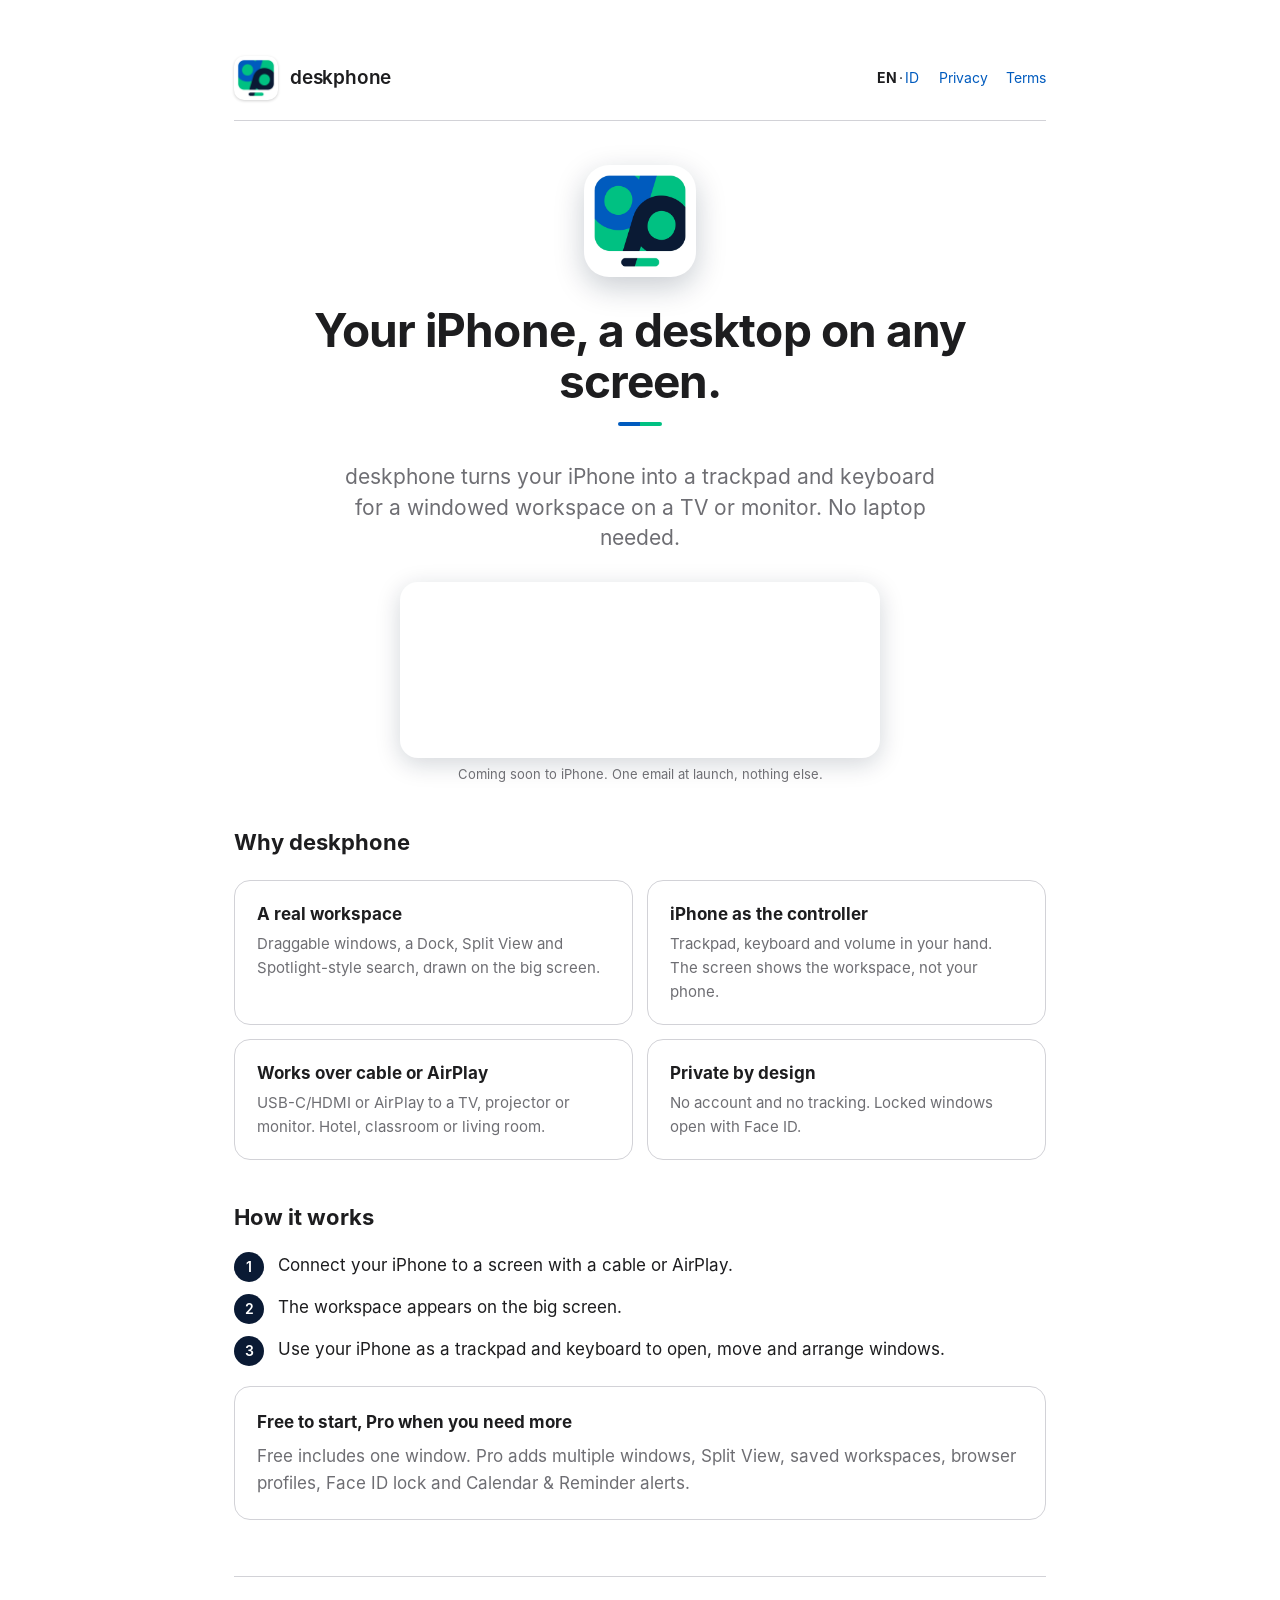
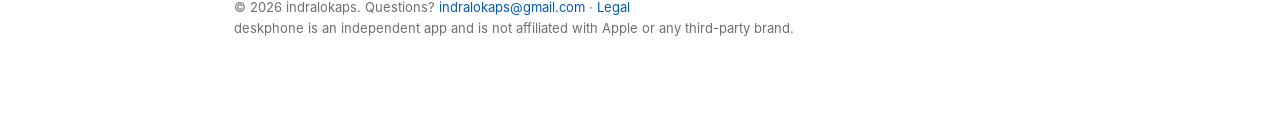
<file: index.html>
<!DOCTYPE html>
<html lang="en">
<head>
<meta charset="utf-8">
<meta name="viewport" content="width=device-width, initial-scale=1">
<title>deskphone — Your iPhone, a desktop on any screen</title>
<meta name="description" content="deskphone turns your iPhone into a trackpad and keyboard for a windowed desktop workspace on any TV or monitor. Join the waiting list.">
<link rel="icon" type="image/png" href="favicon.png">
<link rel="apple-touch-icon" href="apple-touch-icon.png">
<meta name="theme-color" content="#0a1a34">
<meta property="og:title" content="deskphone — Your iPhone, a desktop on any screen">
<meta property="og:description" content="A trackpad, a keyboard and a windowed workspace on any TV or monitor. Just your iPhone.">
<meta property="og:image" content="logo.png">
<link rel="stylesheet" href="style.css">
<style>
main{max-width:860px}
.lead{font-size:21px;line-height:1.45;color:var(--muted);max-width:620px;margin:0 auto 28px;text-align:center}
.hero h1{font-size:46px}
.tally{max-width:480px;margin:0 auto;text-align:center;background:#fff;border-radius:18px;padding:14px 10px;box-shadow:0 6px 24px rgba(10,26,52,.18)}
.btn{display:inline-block;padding:14px 22px;border-radius:14px;background:var(--brand);color:#04241a;font-weight:600}
.btn:hover{text-decoration:none;filter:brightness(1.06)}
.wl{display:flex;gap:10px;max-width:480px;margin:0 auto;flex-wrap:wrap}
.wl input[type=email]{flex:1 1 220px;min-width:0;padding:14px 16px;font:inherit;border:1px solid var(--line);border-radius:14px;background:transparent;color:var(--fg)}
.wl input[type=email]:focus{outline:2px solid var(--link);border-color:transparent}
.wl button{padding:14px 22px;font:inherit;font-weight:600;border:0;border-radius:14px;background:var(--brand);color:#04241a;cursor:pointer}
.wl button:hover{filter:brightness(1.06)}
.wl button:disabled{opacity:.6;cursor:default}
.hp{position:absolute;left:-9999px}
.msg{text-align:center;min-height:1.6em;margin-top:12px;font-size:15px;color:var(--muted)}
.note{text-align:center;color:var(--muted);font-size:13px;margin-top:6px}
.grid{display:grid;grid-template-columns:repeat(auto-fit,minmax(300px,1fr));gap:14px;margin-top:20px}
.grid .card{cursor:default}
.grid .card:hover{border-color:var(--line)}
.grid .card strong{display:block;margin-bottom:4px}
.steps{counter-reset:s;display:grid;gap:12px;padding:0;list-style:none}
.steps li{counter-increment:s;display:flex;gap:14px;align-items:flex-start;margin:0}
.steps li::before{content:counter(s);flex:none;width:30px;height:30px;border-radius:50%;background:var(--navy);color:#fff;font-weight:600;display:grid;place-items:center;font-size:14px}
.lang{font-size:14px}
.lang button{background:none;border:0;color:var(--link);font:inherit;cursor:pointer;padding:0 2px}
.lang button[aria-pressed=true]{font-weight:700;color:var(--fg)}
.pro{margin-top:20px;padding:22px;border:1px solid var(--line);border-radius:16px}
</style>
</head>
<body>
<main>
<header><a class="brand" href="./"><img src="logo.png" alt="deskphone logo" width="44" height="44">deskphone</a>
<nav><span class="lang"><button data-l="en" aria-pressed="true">EN</button>·<button data-l="id" aria-pressed="false">ID</button></span><a href="privacy.html">Privacy</a><a href="terms.html">Terms</a></nav></header>

<section class="hero">
<img src="logo.png" alt="deskphone logo" width="112" height="112">
<h1 data-t="h1">Your iPhone, a desktop on any screen.</h1>
</section>
<p class="lead" data-t="lead">deskphone turns your iPhone into a trackpad and keyboard for a windowed workspace on a TV or monitor. No laptop needed.</p>

<div id="tally" class="tally"></div>
<p class="note" data-t="note">Coming soon to iPhone. One email at launch, nothing else.</p>

<h2 data-t="whyh">Why deskphone</h2>
<div class="grid">
<div class="card"><strong data-t="a1">A real workspace</strong><span data-t="a1d">Draggable windows, a Dock, Split View and Spotlight-style search, drawn on the big screen.</span></div>
<div class="card"><strong data-t="a2">iPhone as the controller</strong><span data-t="a2d">Trackpad, keyboard and volume in your hand. The screen shows the workspace, not your phone.</span></div>
<div class="card"><strong data-t="a3">Works over cable or AirPlay</strong><span data-t="a3d">USB-C/HDMI or AirPlay to a TV, projector or monitor. Hotel, classroom or living room.</span></div>
<div class="card"><strong data-t="a4">Private by design</strong><span data-t="a4d">No account and no tracking. Locked windows open with Face ID.</span></div>
</div>

<h2 data-t="howh">How it works</h2>
<ol class="steps">
<li data-t="s1">Connect your iPhone to a screen with a cable or AirPlay.</li>
<li data-t="s2">The workspace appears on the big screen.</li>
<li data-t="s3">Use your iPhone as a trackpad and keyboard to open, move and arrange windows.</li>
</ol>

<div class="pro"><strong data-t="proh">Free to start, Pro when you need more</strong>
<p style="margin:6px 0 0;color:var(--muted)" data-t="prod">Free includes one window. Pro adds multiple windows, Split View, saved workspaces, browser profiles, Face ID lock and Calendar &amp; Reminder alerts.</p></div>

<footer><span data-t="foot">© 2026 indralokaps. Questions? </span><a href="mailto:indralokaps@gmail.com">indralokaps@gmail.com</a> · <a href="legal.html">Legal</a><br>
<span data-t="tm">deskphone is an independent app and is not affiliated with Apple or any third-party brand.</span></footer>
</main>
<script>
// Waiting-list endpoint (Formspree-style: accepts a POST with "email" and returns JSON).
// Leave empty to fall back to opening an email draft until an endpoint is set.
var WAITLIST_ENDPOINT = "https://formsubmit.co/ajax/indralokaps@gmail.com";
var T={en:{h1:"Your iPhone, a desktop on any screen.",lead:"deskphone turns your iPhone into a trackpad and keyboard for a windowed workspace on a TV or monitor. No laptop needed.",join:"Join the waiting list",ph:"you@example.com",note:"Coming soon to iPhone. One email at launch, nothing else.",whyh:"Why deskphone",a1:"A real workspace",a1d:"Draggable windows, a Dock, Split View and Spotlight-style search, drawn on the big screen.",a2:"iPhone as the controller",a2d:"Trackpad, keyboard and volume in your hand. The screen shows the workspace, not your phone.",a3:"Works over cable or AirPlay",a3d:"USB-C/HDMI or AirPlay to a TV, projector or monitor. Hotel, classroom or living room.",a4:"Private by design",a4d:"No account and no tracking. Locked windows open with Face ID.",howh:"How it works",s1:"Connect your iPhone to a screen with a cable or AirPlay.",s2:"The workspace appears on the big screen.",s3:"Use your iPhone as a trackpad and keyboard to open, move and arrange windows.",proh:"Free to start, Pro when you need more",prod:"Free includes one window. Pro adds multiple windows, Split View, saved workspaces, browser profiles, Face ID lock and Calendar & Reminder alerts.",foot:"© 2026 indralokaps. Questions? ",tm:"deskphone is an independent app and is not affiliated with Apple or any third-party brand.",ok:"You're on the list. Thank you!",bad:"Please enter a valid email.",err:"Something went wrong. Please try again."},
id:{h1:"iPhone-mu, jadi desktop di layar mana pun.",lead:"deskphone mengubah iPhone menjadi trackpad dan keyboard untuk ruang kerja multi-jendela di TV atau monitor. Tanpa laptop.",join:"Gabung daftar tunggu",ph:"kamu@contoh.com",note:"Segera hadir di iPhone. Satu email saat rilis, tidak lebih.",whyh:"Kenapa deskphone",a1:"Ruang kerja sungguhan",a1d:"Jendela yang bisa digeser, Dock, Split View, dan pencarian ala Spotlight, tampil di layar besar.",a2:"iPhone sebagai kontroler",a2d:"Trackpad, keyboard, dan volume di tanganmu. Layar menampilkan ruang kerja, bukan ponselmu.",a3:"Lewat kabel atau AirPlay",a3d:"USB-C/HDMI atau AirPlay ke TV, proyektor, atau monitor. Di hotel, kelas, atau ruang tamu.",a4:"Privat sejak awal",a4d:"Tanpa akun dan tanpa pelacakan. Jendela terkunci dibuka dengan Face ID.",howh:"Cara kerjanya",s1:"Hubungkan iPhone ke layar dengan kabel atau AirPlay.",s2:"Ruang kerja muncul di layar besar.",s3:"Pakai iPhone sebagai trackpad dan keyboard untuk membuka, memindah, dan menata jendela.",proh:"Gratis untuk mulai, Pro saat butuh lebih",prod:"Gratis mencakup satu jendela. Pro menambah multi-jendela, Split View, workspace tersimpan, profil browser, kunci Face ID, dan notifikasi Kalender & Pengingat.",foot:"© 2026 indralokaps. Pertanyaan? ",tm:"deskphone adalah aplikasi independen dan tidak berafiliasi dengan Apple atau merek pihak ketiga mana pun.",ok:"Kamu sudah masuk daftar. Terima kasih!",bad:"Masukkan email yang valid.",err:"Terjadi kesalahan. Coba lagi."}};
var lang=(navigator.language||"").slice(0,2)==="id"?"id":"en";
try{lang=localStorage.getItem("l")||lang}catch(e){}
function apply(l){lang=l;document.documentElement.lang=l;
 document.querySelectorAll("[data-t]").forEach(function(e){e.textContent=T[l][e.dataset.t]});
 document.querySelectorAll("[data-p]").forEach(function(e){e.placeholder=T[l][e.dataset.p]});
 document.querySelectorAll(".lang button").forEach(function(b){b.setAttribute("aria-pressed",b.dataset.l===l)});
 try{localStorage.setItem("l",l)}catch(e){}}
document.querySelectorAll(".lang button").forEach(function(b){b.onclick=function(){apply(b.dataset.l)}});
apply(lang);
// Tally form: paste the form ID (the part after tally.so/r/ or tally.so/embed/) here.
var TALLY_FORM_ID = "DqkYY5";
(function(){
 var box=document.getElementById("tally");
 if(!TALLY_FORM_ID){
  box.innerHTML='<a class="btn" href="mailto:indralokaps@gmail.com?subject=deskphone%20waiting%20list">Email us to join</a>';return}
 var i=document.createElement("iframe");
 i.src="https://tally.so/embed/"+TALLY_FORM_ID+"?hideTitle=1&dynamicHeight=1";
 i.title="deskphone waiting list";i.loading="lazy";i.setAttribute("width","100%");i.setAttribute("height","140");i.setAttribute("frameborder","0");
 i.style.border="0";box.appendChild(i);
 var sc=document.createElement("script");sc.src="https://tally.so/widgets/embed.js";
 sc.onload=function(){if(window.Tally)Tally.loadEmbeds()};document.body.appendChild(sc);
})();
</script>
</body>
</html>
</file>
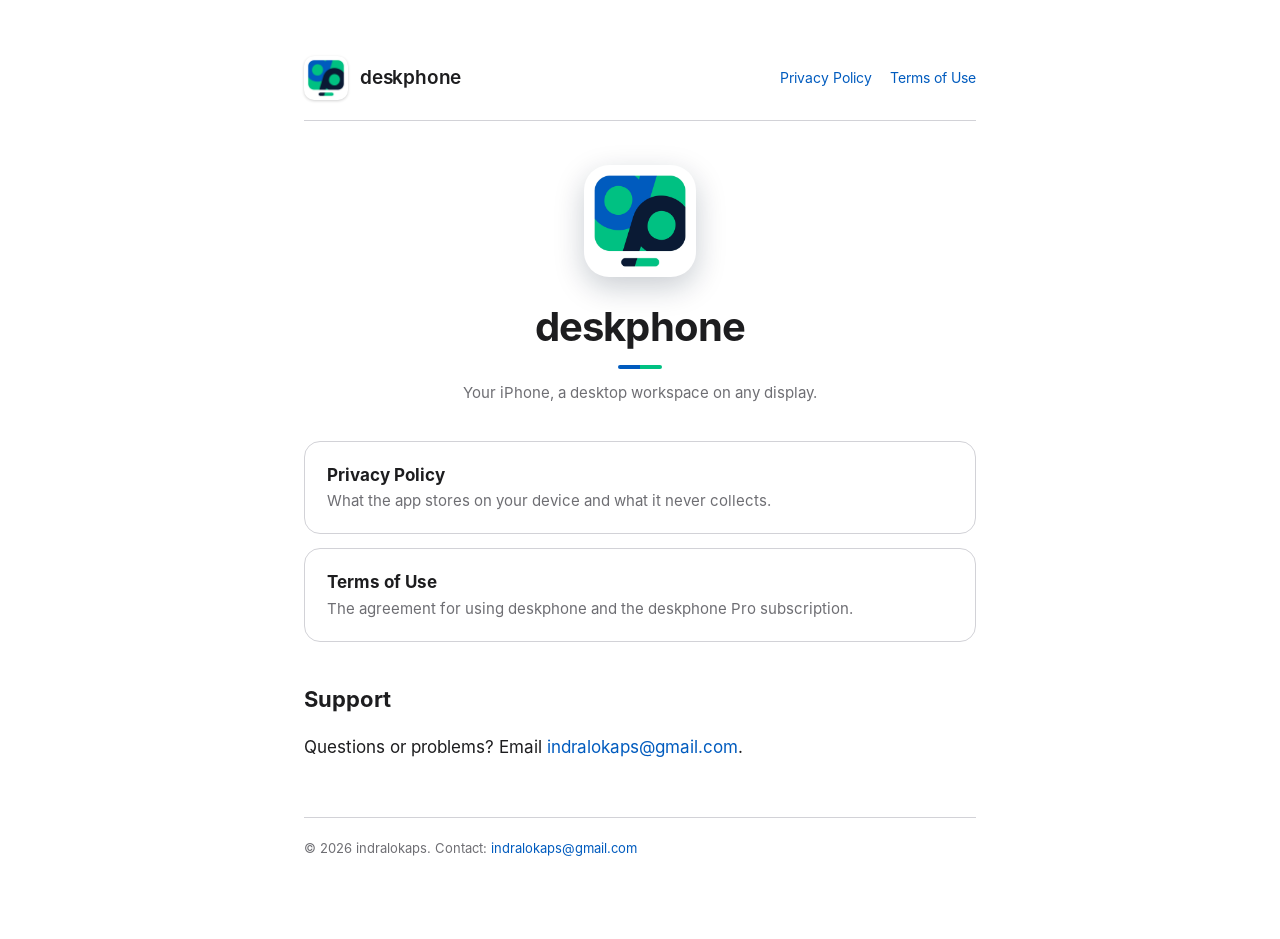
<file: legal.html>
<!DOCTYPE html>
<html lang="en">
<head>
<meta charset="utf-8">
<meta name="viewport" content="width=device-width, initial-scale=1">
<title>Legal — deskphone</title>
<link rel="icon" type="image/png" href="favicon.png">
<link rel="apple-touch-icon" href="apple-touch-icon.png">
<meta name="theme-color" content="#0a1a34">
<link rel="stylesheet" href="style.css">
</head>
<body>
<main>
<header><a class="brand" href="./"><img src="logo.png" alt="deskphone logo" width="44" height="44">deskphone</a><nav><a href="privacy.html">Privacy Policy</a><a href="terms.html">Terms of Use</a></nav></header>
<div class="hero"><img src="logo.png" alt="deskphone logo" width="112" height="112"><h1>deskphone</h1>
<p class="meta">Your iPhone, a desktop workspace on any display.</p></div>
<div class="cards">
<a class="card" href="privacy.html"><strong>Privacy Policy</strong><span>What the app stores on your device and what it never collects.</span></a>
<a class="card" href="terms.html"><strong>Terms of Use</strong><span>The agreement for using deskphone and the deskphone Pro subscription.</span></a>
</div>
<h2>Support</h2>
<p>Questions or problems? Email <a href="mailto:indralokaps@gmail.com">indralokaps@gmail.com</a>.</p>
<footer>© 2026 indralokaps. Contact: <a href="mailto:indralokaps@gmail.com">indralokaps@gmail.com</a></footer>
</main>
</body>
</html>
</file>
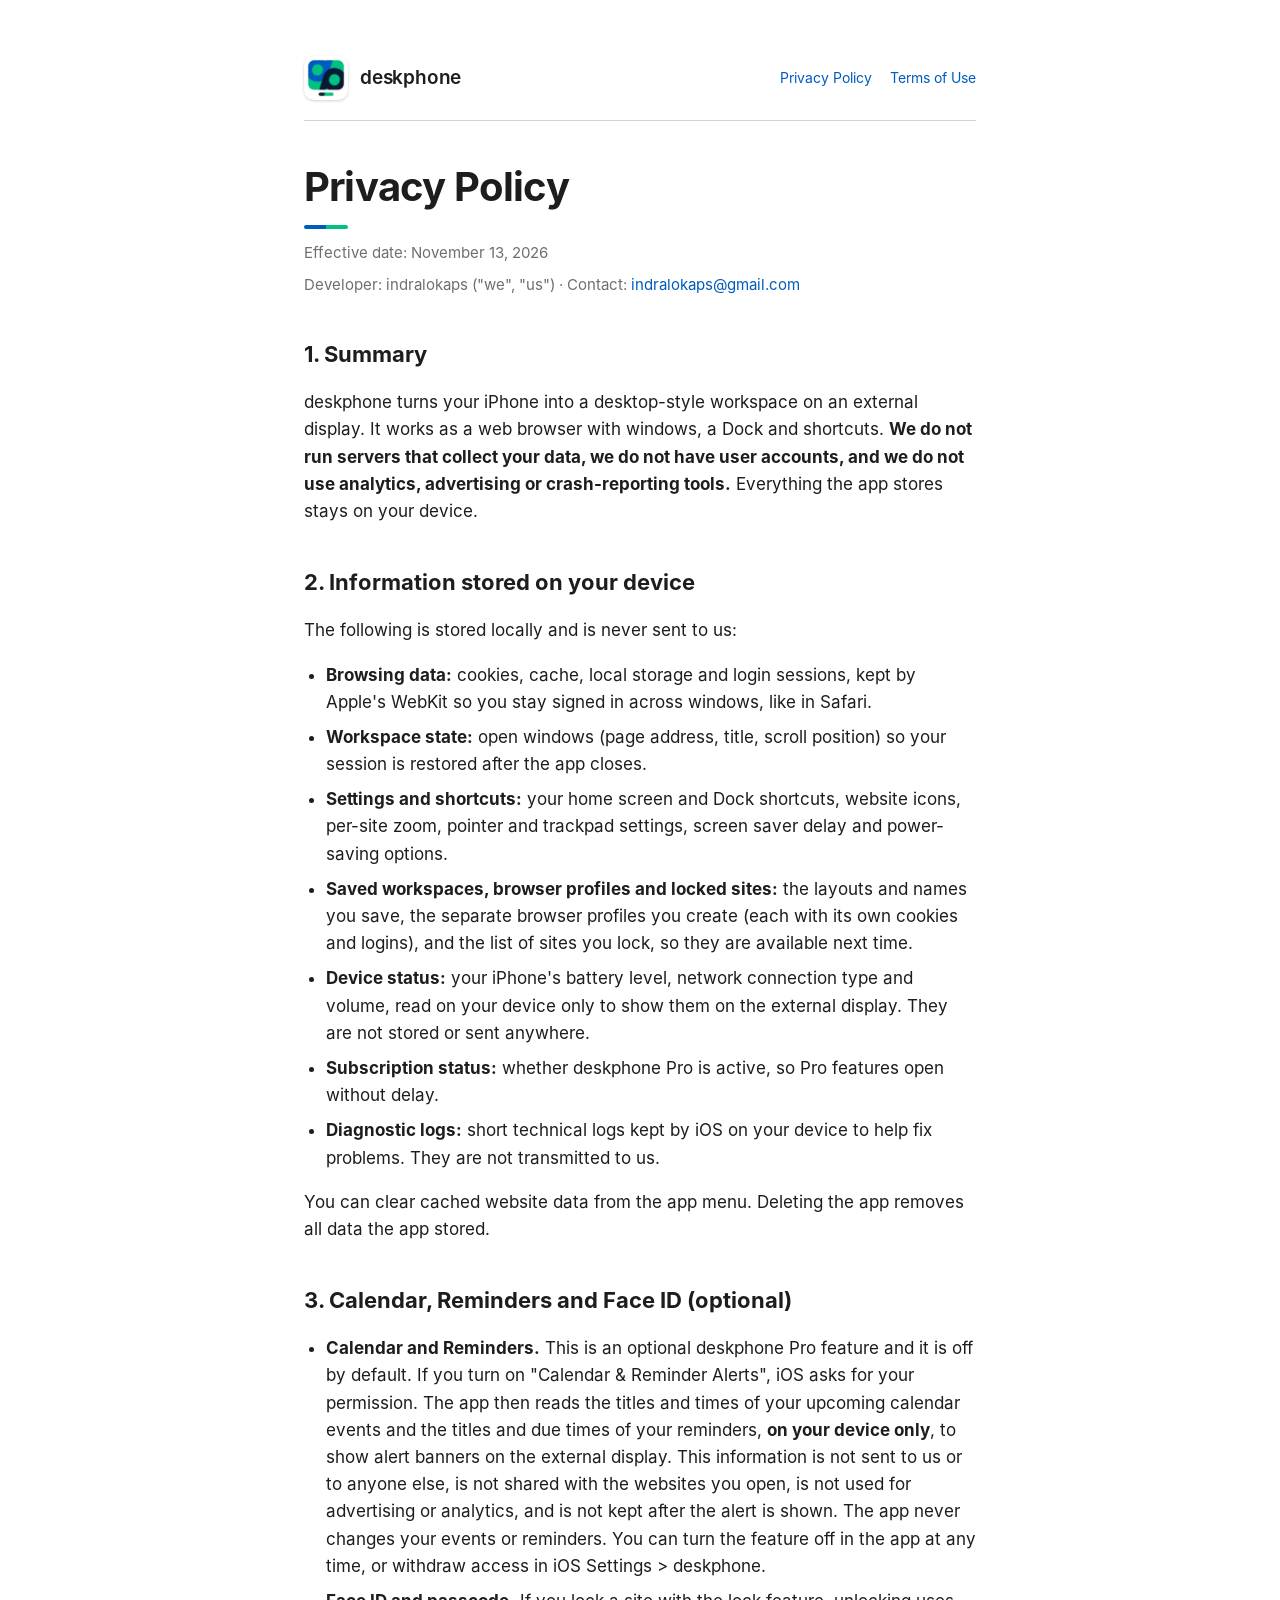
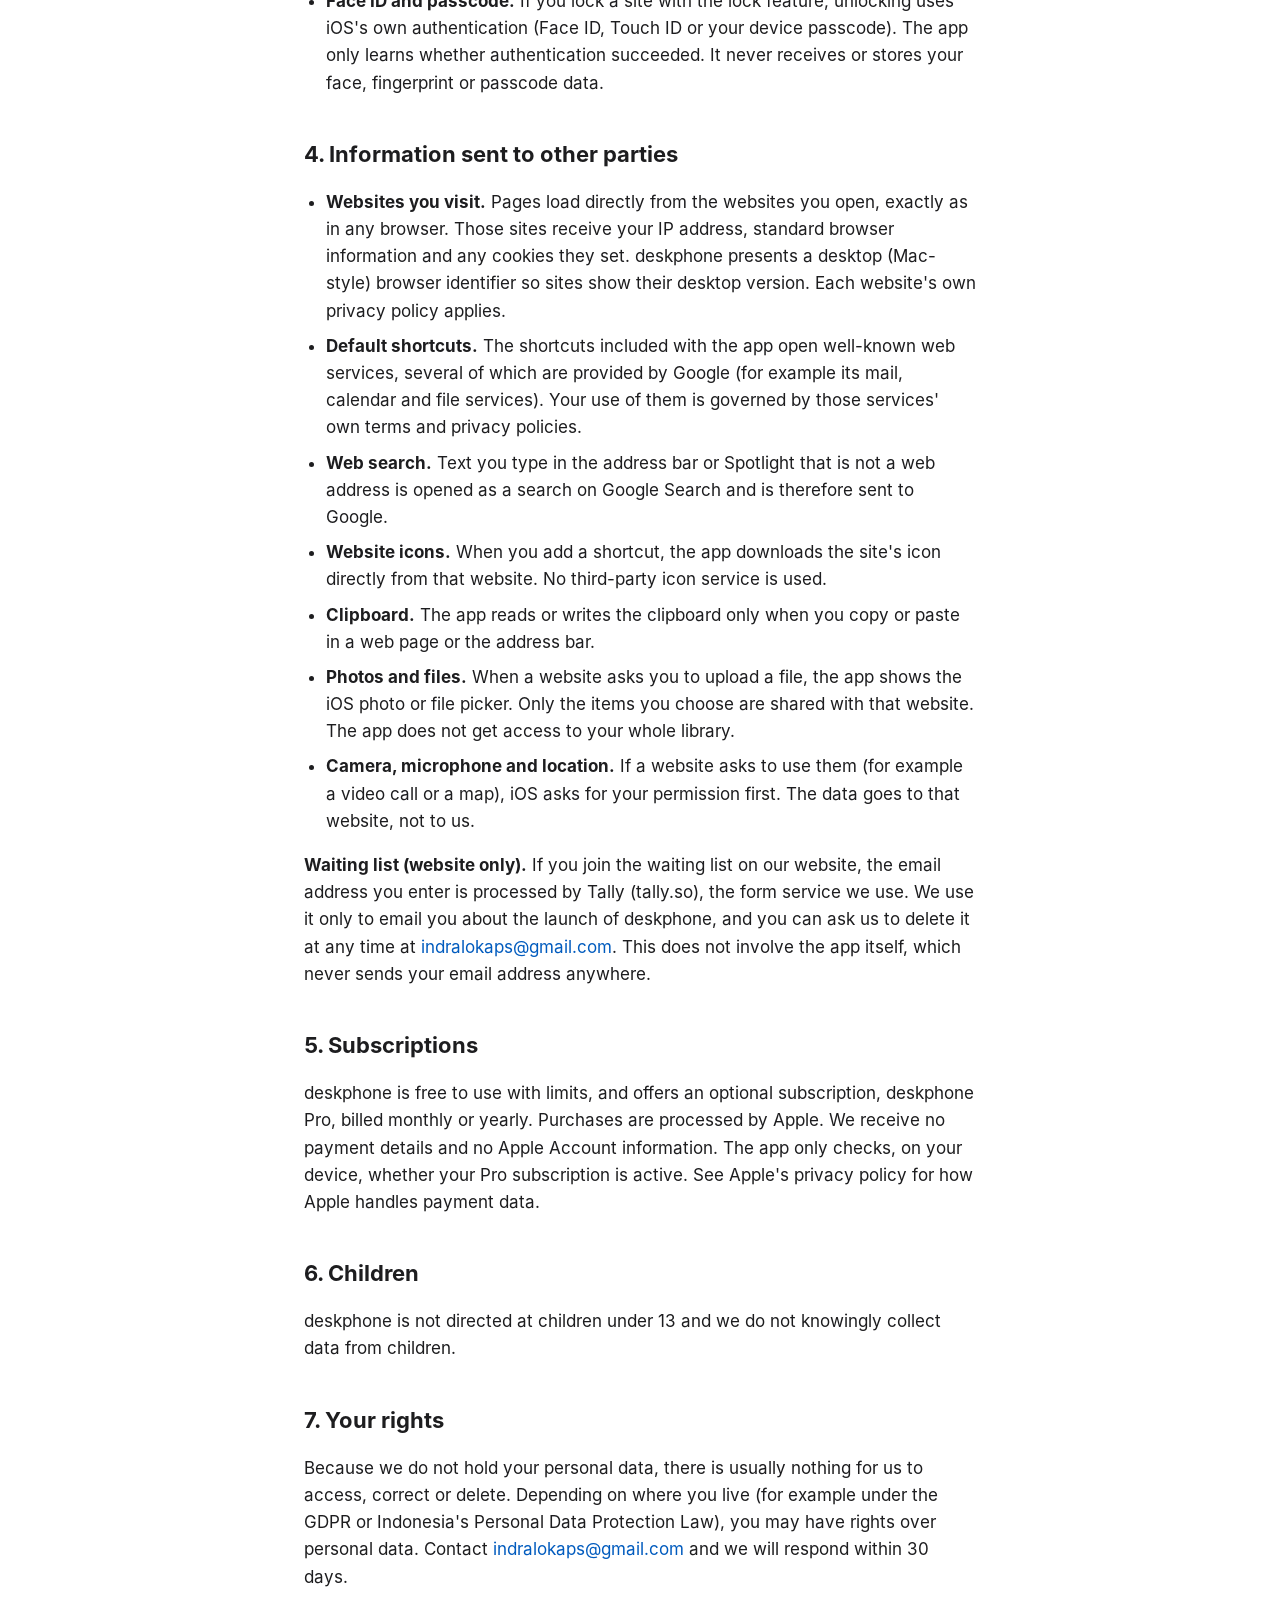
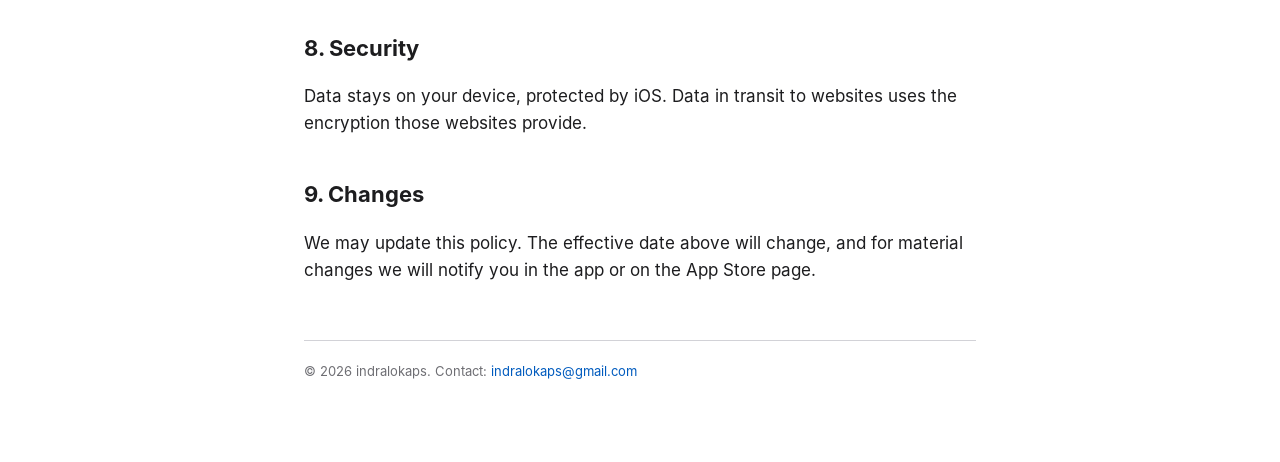
<file: privacy.html>
<!DOCTYPE html>
<html lang="en">
<head>
<meta charset="utf-8">
<meta name="viewport" content="width=device-width, initial-scale=1">
<title>Privacy Policy — deskphone</title>
<link rel="icon" type="image/png" href="favicon.png">
<link rel="apple-touch-icon" href="apple-touch-icon.png">
<meta name="theme-color" content="#0a1a34">
<link rel="stylesheet" href="style.css">
</head>
<body>
<main>
<header><a class="brand" href="./"><img src="logo.png" alt="deskphone logo" width="44" height="44">deskphone</a><nav><a href="privacy.html">Privacy Policy</a><a href="terms.html">Terms of Use</a></nav></header>
<h1>Privacy Policy</h1>
<p class="meta">Effective date: November 13, 2026</p>
<p class="meta">Developer: indralokaps ("we", "us") · Contact: <a href="mailto:indralokaps@gmail.com">indralokaps@gmail.com</a></p>

<h2>1. Summary</h2>
<p>deskphone turns your iPhone into a desktop-style workspace on an external display. It works as a web browser with windows, a Dock and shortcuts. <strong>We do not run servers that collect your data, we do not have user accounts, and we do not use analytics, advertising or crash-reporting tools.</strong> Everything the app stores stays on your device.</p>

<h2>2. Information stored on your device</h2>
<p>The following is stored locally and is never sent to us:</p>
<ul>
<li><strong>Browsing data:</strong> cookies, cache, local storage and login sessions, kept by Apple's WebKit so you stay signed in across windows, like in Safari.</li>
<li><strong>Workspace state:</strong> open windows (page address, title, scroll position) so your session is restored after the app closes.</li>
<li><strong>Settings and shortcuts:</strong> your home screen and Dock shortcuts, website icons, per-site zoom, pointer and trackpad settings, screen saver delay and power-saving options.</li>
<li><strong>Saved workspaces, browser profiles and locked sites:</strong> the layouts and names you save, the separate browser profiles you create (each with its own cookies and logins), and the list of sites you lock, so they are available next time.</li>
<li><strong>Device status:</strong> your iPhone's battery level, network connection type and volume, read on your device only to show them on the external display. They are not stored or sent anywhere.</li>
<li><strong>Subscription status:</strong> whether deskphone Pro is active, so Pro features open without delay.</li>
<li><strong>Diagnostic logs:</strong> short technical logs kept by iOS on your device to help fix problems. They are not transmitted to us.</li>
</ul>
<p>You can clear cached website data from the app menu. Deleting the app removes all data the app stored.</p>

<h2>3. Calendar, Reminders and Face ID (optional)</h2>
<ul>
<li><strong>Calendar and Reminders.</strong> This is an optional deskphone Pro feature and it is off by default. If you turn on "Calendar &amp; Reminder Alerts", iOS asks for your permission. The app then reads the titles and times of your upcoming calendar events and the titles and due times of your reminders, <strong>on your device only</strong>, to show alert banners on the external display. This information is not sent to us or to anyone else, is not shared with the websites you open, is not used for advertising or analytics, and is not kept after the alert is shown. The app never changes your events or reminders. You can turn the feature off in the app at any time, or withdraw access in iOS Settings &gt; deskphone.</li>
<li><strong>Face ID and passcode.</strong> If you lock a site with the lock feature, unlocking uses iOS's own authentication (Face ID, Touch ID or your device passcode). The app only learns whether authentication succeeded. It never receives or stores your face, fingerprint or passcode data.</li>
</ul>

<h2>4. Information sent to other parties</h2>
<ul>
<li><strong>Websites you visit.</strong> Pages load directly from the websites you open, exactly as in any browser. Those sites receive your IP address, standard browser information and any cookies they set. deskphone presents a desktop (Mac-style) browser identifier so sites show their desktop version. Each website's own privacy policy applies.</li>
<li><strong>Default shortcuts.</strong> The shortcuts included with the app open well-known web services, several of which are provided by Google (for example its mail, calendar and file services). Your use of them is governed by those services' own terms and privacy policies.</li>
<li><strong>Web search.</strong> Text you type in the address bar or Spotlight that is not a web address is opened as a search on Google Search and is therefore sent to Google.</li>
<li><strong>Website icons.</strong> When you add a shortcut, the app downloads the site's icon directly from that website. No third-party icon service is used.</li>
<li><strong>Clipboard.</strong> The app reads or writes the clipboard only when you copy or paste in a web page or the address bar.</li>
<li><strong>Photos and files.</strong> When a website asks you to upload a file, the app shows the iOS photo or file picker. Only the items you choose are shared with that website. The app does not get access to your whole library.</li>
<li><strong>Camera, microphone and location.</strong> If a website asks to use them (for example a video call or a map), iOS asks for your permission first. The data goes to that website, not to us.</li>
</ul>
<p><strong>Waiting list (website only).</strong> If you join the waiting list on our website, the email address you enter is processed by Tally (tally.so), the form service we use. We use it only to email you about the launch of deskphone, and you can ask us to delete it at any time at <a href="mailto:indralokaps@gmail.com">indralokaps@gmail.com</a>. This does not involve the app itself, which never sends your email address anywhere.</p>

<h2>5. Subscriptions</h2>
<p>deskphone is free to use with limits, and offers an optional subscription, deskphone Pro, billed monthly or yearly. Purchases are processed by Apple. We receive no payment details and no Apple Account information. The app only checks, on your device, whether your Pro subscription is active. See Apple's privacy policy for how Apple handles payment data.</p>

<h2>6. Children</h2>
<p>deskphone is not directed at children under 13 and we do not knowingly collect data from children.</p>

<h2>7. Your rights</h2>
<p>Because we do not hold your personal data, there is usually nothing for us to access, correct or delete. Depending on where you live (for example under the GDPR or Indonesia's Personal Data Protection Law), you may have rights over personal data. Contact <a href="mailto:indralokaps@gmail.com">indralokaps@gmail.com</a> and we will respond within 30 days.</p>

<h2>8. Security</h2>
<p>Data stays on your device, protected by iOS. Data in transit to websites uses the encryption those websites provide.</p>

<h2>9. Changes</h2>
<p>We may update this policy. The effective date above will change, and for material changes we will notify you in the app or on the App Store page.</p>
<footer>© 2026 indralokaps. Contact: <a href="mailto:indralokaps@gmail.com">indralokaps@gmail.com</a></footer>
</main>
</body>
</html>
</file>
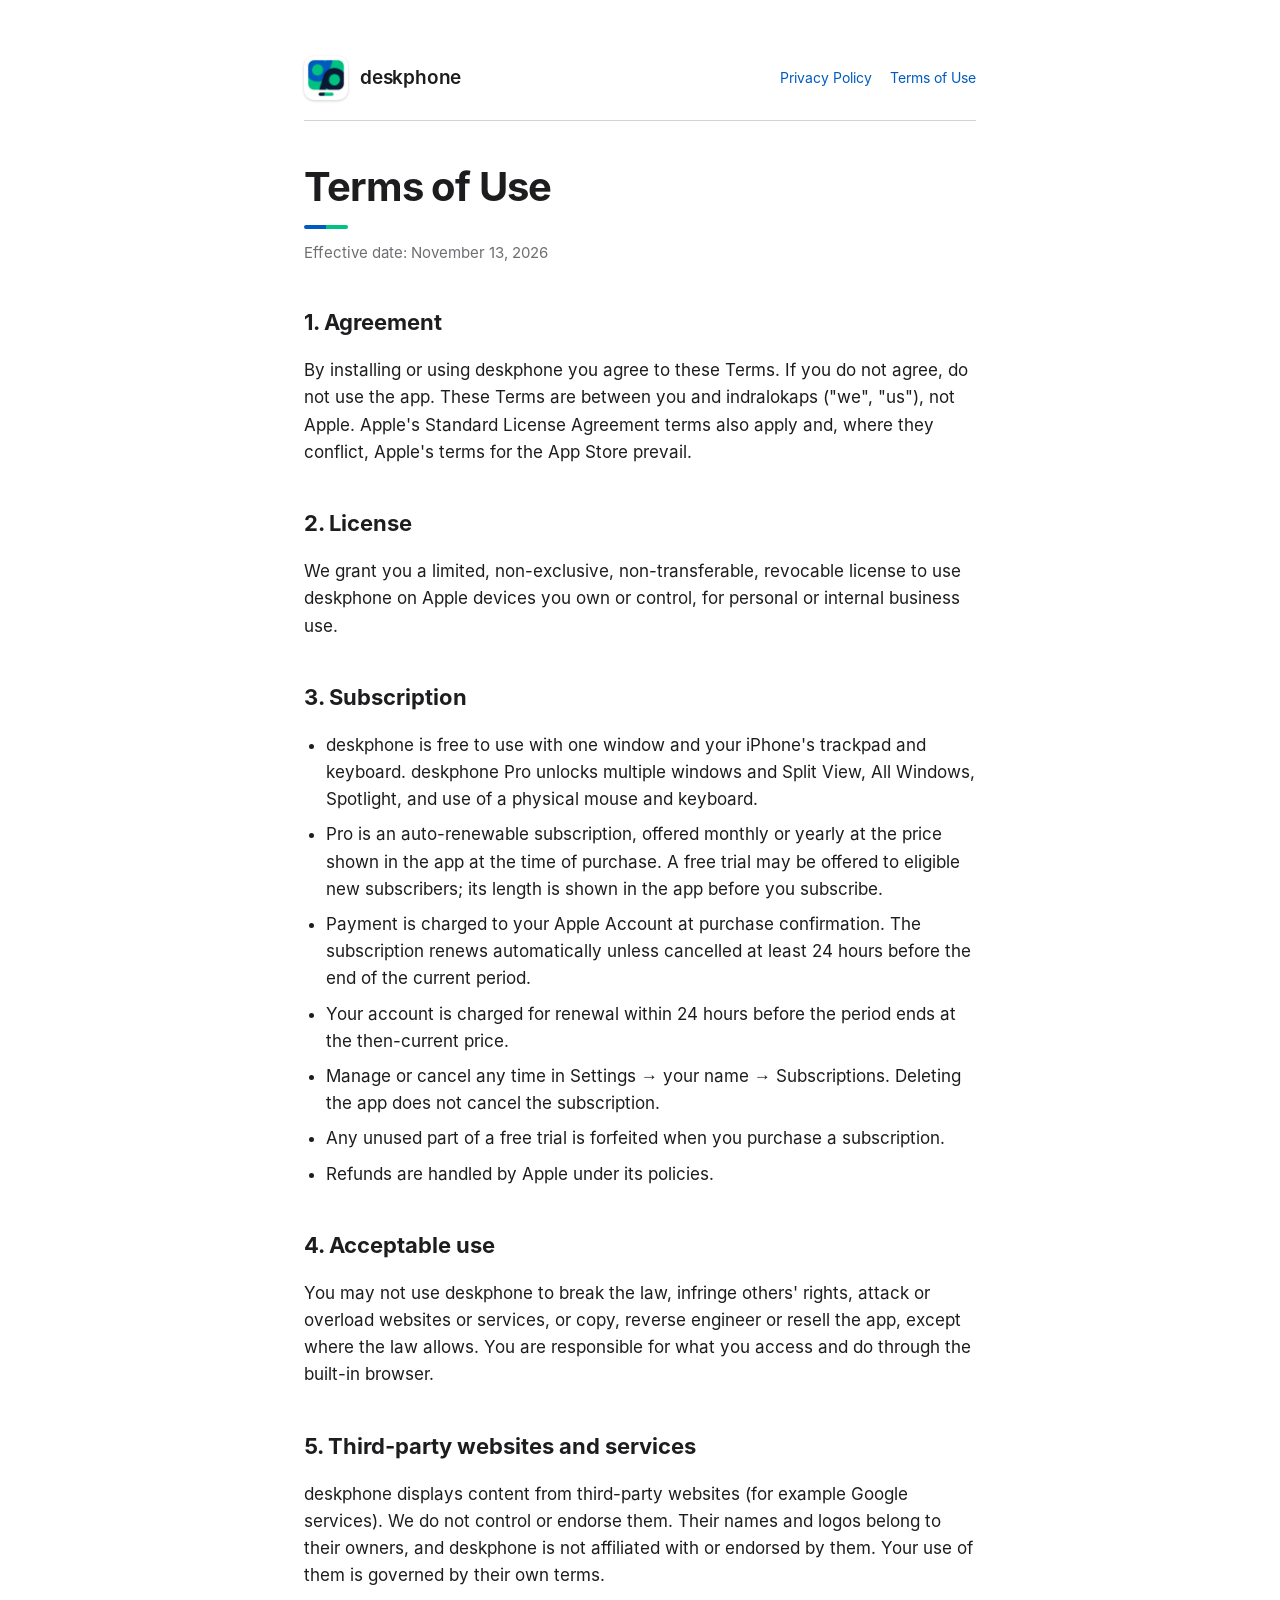
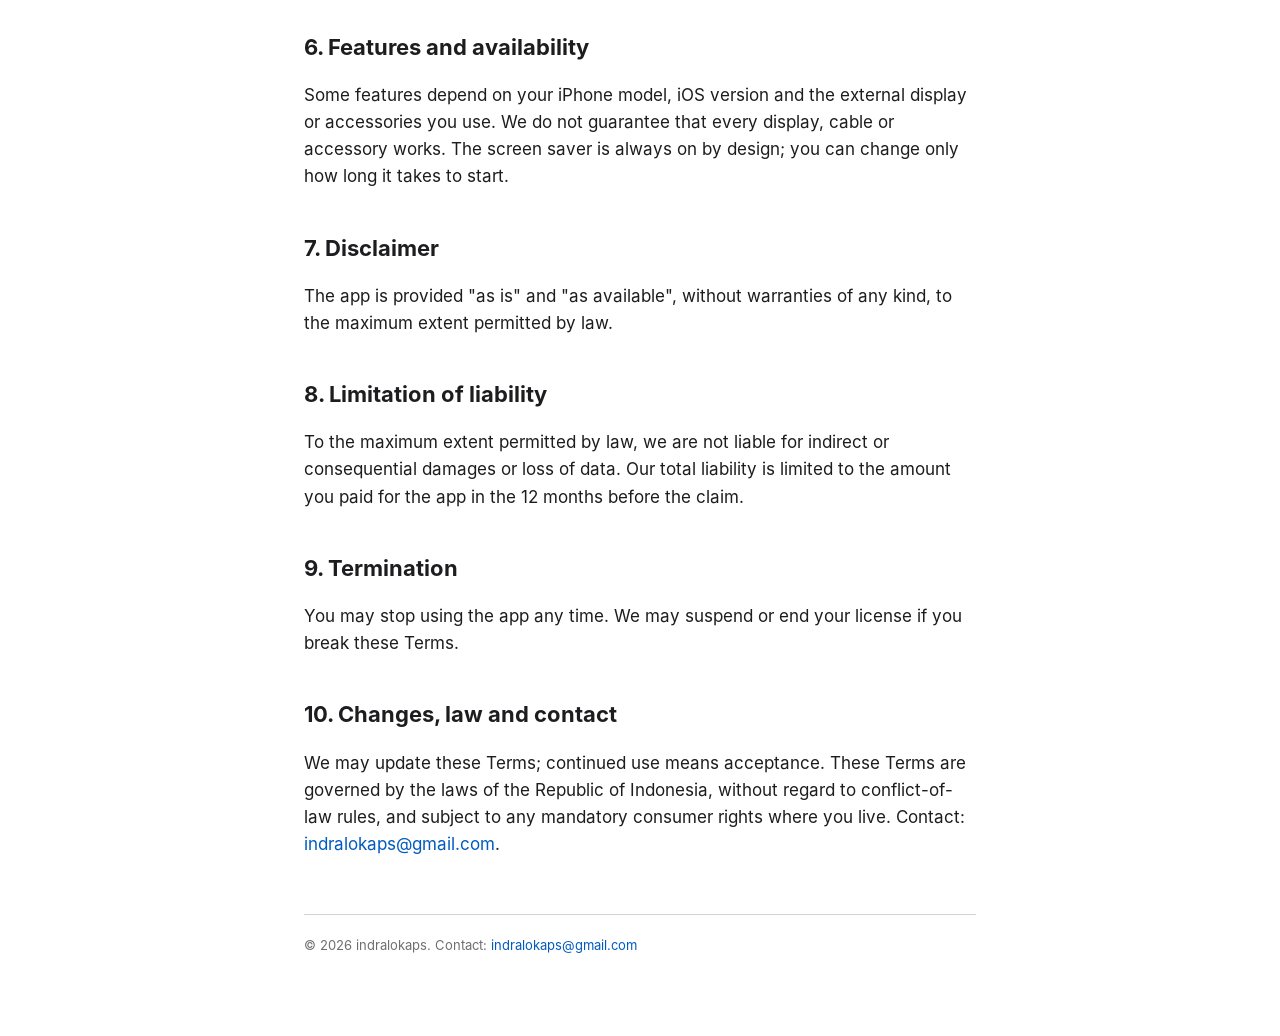
<file: terms.html>
<!DOCTYPE html>
<html lang="en">
<head>
<meta charset="utf-8">
<meta name="viewport" content="width=device-width, initial-scale=1">
<title>Terms of Use — deskphone</title>
<link rel="icon" type="image/png" href="favicon.png">
<link rel="apple-touch-icon" href="apple-touch-icon.png">
<meta name="theme-color" content="#0a1a34">
<link rel="stylesheet" href="style.css">
</head>
<body>
<main>
<header><a class="brand" href="./"><img src="logo.png" alt="deskphone logo" width="44" height="44">deskphone</a><nav><a href="privacy.html">Privacy Policy</a><a href="terms.html">Terms of Use</a></nav></header>
<h1>Terms of Use</h1>
<p class="meta">Effective date: November 13, 2026</p>

<h2>1. Agreement</h2>
<p>By installing or using deskphone you agree to these Terms. If you do not agree, do not use the app. These Terms are between you and indralokaps ("we", "us"), not Apple. Apple's Standard License Agreement terms also apply and, where they conflict, Apple's terms for the App Store prevail.</p>

<h2>2. License</h2>
<p>We grant you a limited, non-exclusive, non-transferable, revocable license to use deskphone on Apple devices you own or control, for personal or internal business use.</p>

<h2>3. Subscription</h2>
<ul>
<li>deskphone is free to use with one window and your iPhone's trackpad and keyboard. deskphone Pro unlocks multiple windows and Split View, All Windows, Spotlight, and use of a physical mouse and keyboard.</li>
<li>Pro is an auto-renewable subscription, offered monthly or yearly at the price shown in the app at the time of purchase. A free trial may be offered to eligible new subscribers; its length is shown in the app before you subscribe.</li>
<li>Payment is charged to your Apple Account at purchase confirmation. The subscription renews automatically unless cancelled at least 24 hours before the end of the current period.</li>
<li>Your account is charged for renewal within 24 hours before the period ends at the then-current price.</li>
<li>Manage or cancel any time in Settings → your name → Subscriptions. Deleting the app does not cancel the subscription.</li>
<li>Any unused part of a free trial is forfeited when you purchase a subscription.</li>
<li>Refunds are handled by Apple under its policies.</li>
</ul>

<h2>4. Acceptable use</h2>
<p>You may not use deskphone to break the law, infringe others' rights, attack or overload websites or services, or copy, reverse engineer or resell the app, except where the law allows. You are responsible for what you access and do through the built-in browser.</p>

<h2>5. Third-party websites and services</h2>
<p>deskphone displays content from third-party websites (for example Google services). We do not control or endorse them. Their names and logos belong to their owners, and deskphone is not affiliated with or endorsed by them. Your use of them is governed by their own terms.</p>

<h2>6. Features and availability</h2>
<p>Some features depend on your iPhone model, iOS version and the external display or accessories you use. We do not guarantee that every display, cable or accessory works. The screen saver is always on by design; you can change only how long it takes to start.</p>

<h2>7. Disclaimer</h2>
<p>The app is provided "as is" and "as available", without warranties of any kind, to the maximum extent permitted by law.</p>

<h2>8. Limitation of liability</h2>
<p>To the maximum extent permitted by law, we are not liable for indirect or consequential damages or loss of data. Our total liability is limited to the amount you paid for the app in the 12 months before the claim.</p>

<h2>9. Termination</h2>
<p>You may stop using the app any time. We may suspend or end your license if you break these Terms.</p>

<h2>10. Changes, law and contact</h2>
<p>We may update these Terms; continued use means acceptance. These Terms are governed by the laws of the Republic of Indonesia, without regard to conflict-of-law rules, and subject to any mandatory consumer rights where you live. Contact: <a href="mailto:indralokaps@gmail.com">indralokaps@gmail.com</a>.</p>
<footer>© 2026 indralokaps. Contact: <a href="mailto:indralokaps@gmail.com">indralokaps@gmail.com</a></footer>
</main>
</body>
</html>
</file>
<file: style.css>
@font-face{font-family:"Inter";font-style:normal;font-weight:400;font-display:swap;src:url("fonts/Inter-Regular.woff") format("woff")}
@font-face{font-family:"Inter";font-style:normal;font-weight:600;font-display:swap;src:url("fonts/Inter-SemiBold.woff") format("woff")}
@font-face{font-family:"Inter";font-style:normal;font-weight:700;font-display:swap;src:url("fonts/Inter-Bold.woff") format("woff")}
:root{color-scheme:light dark;--fg:#1d1d1f;--muted:#6e6e73;--bg:#fff;--line:#d2d2d7;--link:#005bbe;--brand:#00c182;--navy:#0a1a34}
@media(prefers-color-scheme:dark){:root{--fg:#f5f5f7;--muted:#a1a1a6;--bg:#000;--line:#424245;--link:#4d9bff;--brand:#00c182;--navy:#0a1a34}}
*{box-sizing:border-box}
body{margin:0;background:var(--bg);color:var(--fg);font:17px/1.6 "Inter",-apple-system,BlinkMacSystemFont,"Helvetica Neue",Arial,sans-serif;-webkit-font-smoothing:antialiased}
main{max-width:720px;margin:0 auto;padding:56px 24px 80px}
header{display:flex;align-items:center;justify-content:space-between;gap:16px;flex-wrap:wrap;padding-bottom:20px;margin-bottom:44px;border-bottom:1px solid var(--line)}
.brand{display:flex;align-items:center;gap:12px;color:var(--fg);font-weight:600;font-size:19px;letter-spacing:-.01em}
.brand:hover{text-decoration:none}
.brand img{width:44px;height:44px;border-radius:10px;background:#fff;box-shadow:0 1px 3px rgba(0,0,0,.18)}
nav{font-size:14px}
nav a{margin-left:18px}
.hero{text-align:center;margin:8px 0 36px}
.hero img{width:112px;height:112px;border-radius:25px;background:#fff;box-shadow:0 10px 30px rgba(10,26,52,.22)}
.hero h1{margin-top:20px}
h1::after{content:"";display:block;width:44px;height:4px;border-radius:2px;margin-top:16px;background:linear-gradient(90deg,var(--link) 0 50%,var(--brand) 50% 100%)}
.hero h1::after{margin-left:auto;margin-right:auto}
a{color:var(--link);text-decoration:none}
a:hover{text-decoration:underline}
h1{font-size:40px;line-height:1.1;letter-spacing:-.02em;margin:0 0 12px}
h2{font-size:22px;margin:40px 0 8px}
.meta{color:var(--muted);font-size:15px;margin:0 0 8px}
ul{padding-left:22px}
li{margin:8px 0}
footer{margin-top:56px;padding-top:20px;border-top:1px solid var(--line);color:var(--muted);font-size:13px}
.cards{display:grid;gap:14px;margin-top:28px}
.card:hover{border-color:var(--brand);text-decoration:none}
.card{display:block;padding:20px 22px;border:1px solid var(--line);border-radius:16px;color:var(--fg)}
.card span{display:block;color:var(--muted);font-size:15px}
</file>
